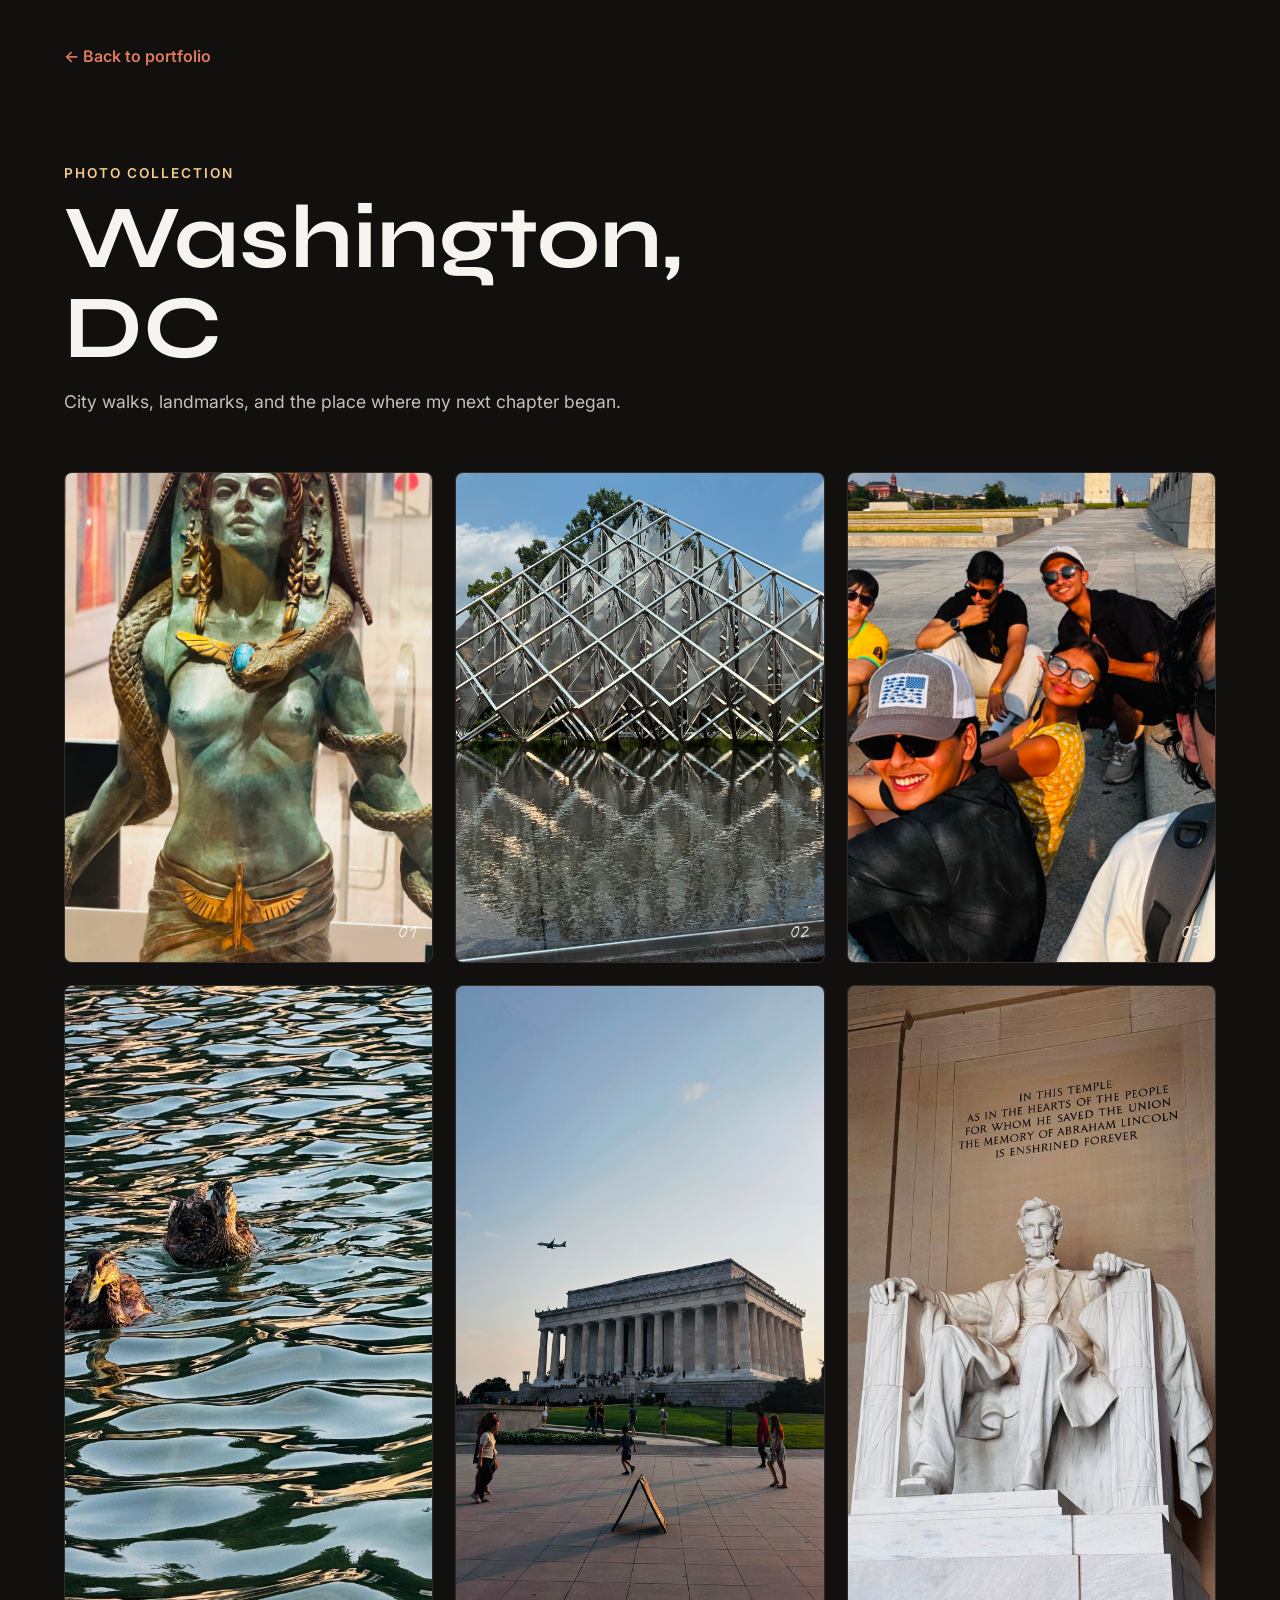
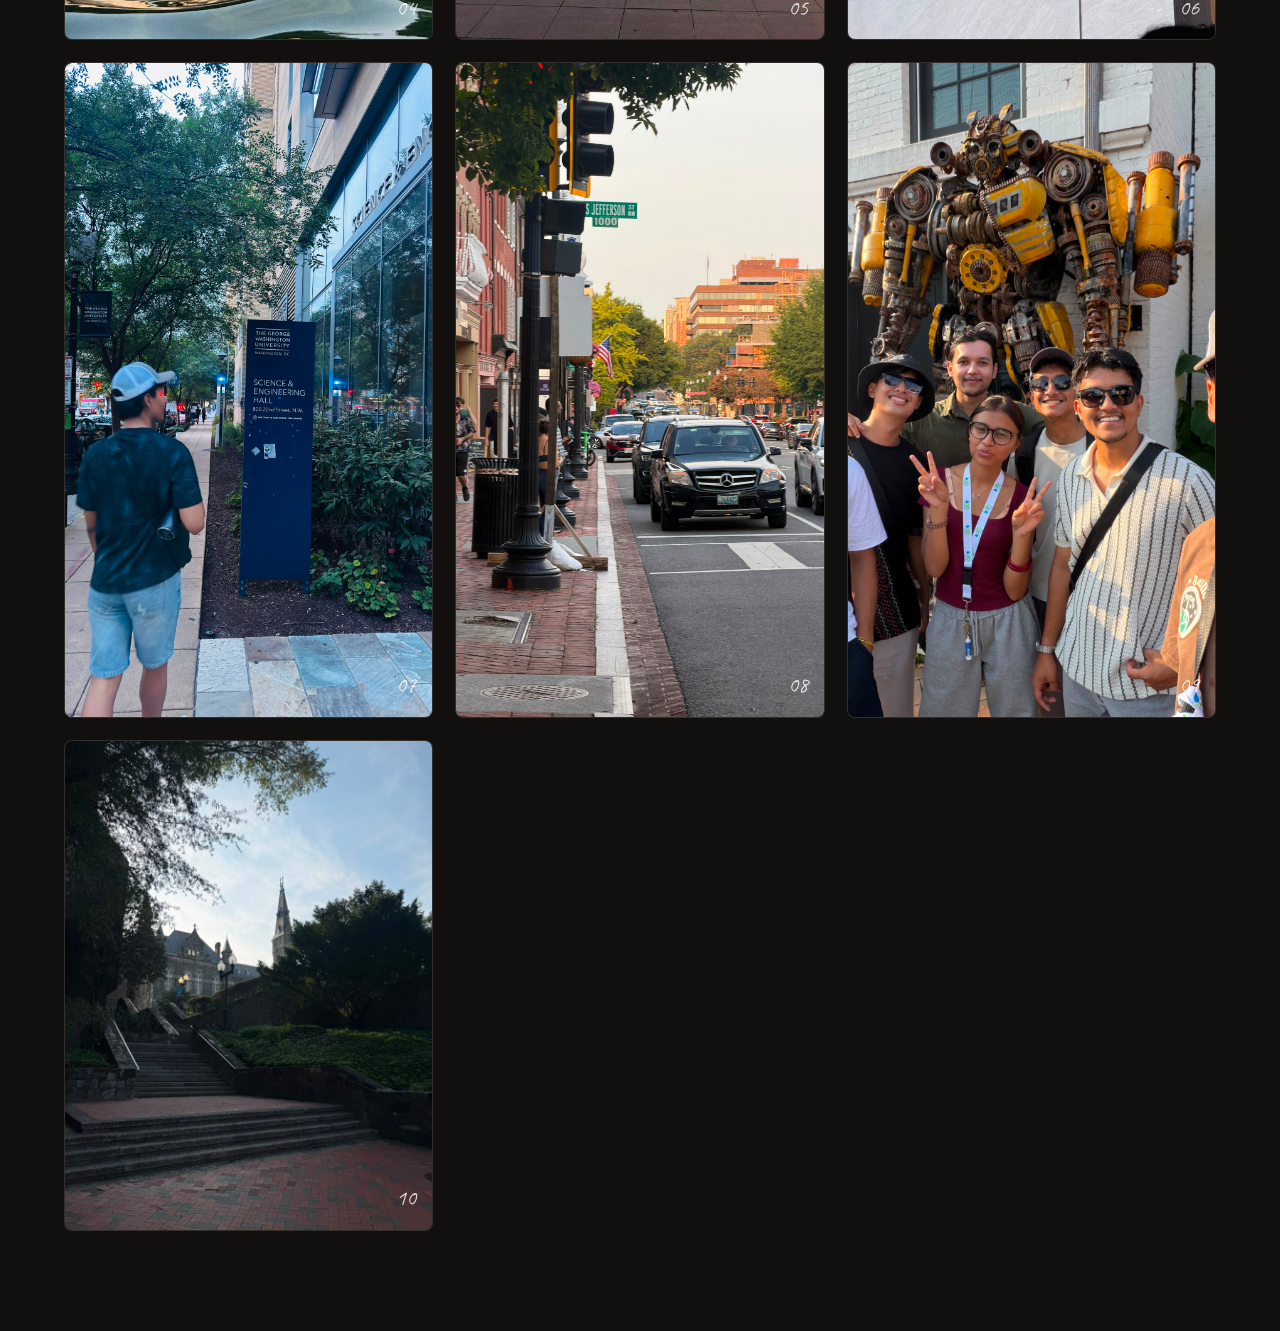
<file: gallery.html>
<!DOCTYPE html>
<html lang="en" data-theme="dark">
<head>
    <meta charset="UTF-8">
    <meta name="viewport" content="width=device-width, initial-scale=1.0">
    <title>Photo Gallery | Utsav BK</title>
    <link rel="preconnect" href="https://fonts.googleapis.com">
    <link rel="preconnect" href="https://fonts.gstatic.com" crossorigin>
    <link href="https://fonts.googleapis.com/css2?family=Caveat:wght@700&family=Inter:wght@300;400;500;600;700&family=Syne:wght@700;800&display=swap" rel="stylesheet">
    <link rel="stylesheet" href="style.css">
</head>
<body class="gallery-page">
    <main class="gallery-page-main">
        <a href="index.html#gallery" class="gallery-back">&larr; Back to portfolio</a>
        <div class="gallery-page-heading">
            <span class="section-tag">Photo collection</span>
            <h1 id="gallery-page-title">Gallery</h1>
            <p id="gallery-page-description">A few frames from the journey.</p>
        </div>
        <div class="gallery-page-grid" id="gallery-page-grid"></div>
    </main>

    <script>
        const collections = {
            dc: {
                title: 'Washington, DC',
                description: 'City walks, landmarks, and the place where my next chapter began.',
                files: ['dc-1.jpg', 'dc-2.jpg', 'dc-3.jpg', 'dc-4.jpg', 'dc-5.jpg', 'dc-6.jpg', 'dc-7.jpg', 'dc-8.jpg', 'dc-9.jpg', 'dc-10.jpg']
            },
            howard: {
                title: 'Howard University',
                description: 'Campus life, new routines, and the people I am learning alongside.',
                files: ['howard-1.jpg', 'howard-2.jpg', 'howard-3.jpg']
            },
            highschool: {
                title: 'High school memories',
                description: 'Budhanilkantha School, Nepal, and the years that shaped me.',
                files: ['highschool-1.jpg', 'highschool-2.jpg', 'highschool-3.jpg']
            },
            random: {
                title: 'Random favorites',
                description: 'Small moments that deserve a place in the archive.',
                files: [
                    'tennis/IMG_3210.JPG',
                    'tennis/IMG_3212.JPG',
                    'tennis/IMG_3213.JPG',
                    'tennis/IMG_3214.JPG',
                    'tennis/IMG_3230.JPG',
                    'tennis/IMG_3232.JPG',
                    'tennis/IMG_3233.JPG'
                ]
            }
        };

        const category = new URLSearchParams(window.location.search).get('category');
        const collection = collections[category] || collections.dc;
        const title = document.getElementById('gallery-page-title');
        const description = document.getElementById('gallery-page-description');
        const grid = document.getElementById('gallery-page-grid');

        document.title = `${collection.title} | Utsav BK`;
        title.textContent = collection.title;
        description.textContent = collection.description;

        collection.files.forEach((file, index) => {
            const figure = document.createElement('figure');
            figure.className = 'gallery-page-item';
            const imageSrc = file.startsWith('tennis/') ? file : `assets/gallery/${file}`;
            figure.innerHTML = `
                <img src="${imageSrc}" alt="${collection.title} photo ${index + 1}" loading="lazy">
                <span class="gallery-page-placeholder">Add ${file}</span>
                <figcaption>${String(index + 1).padStart(2, '0')}</figcaption>
            `;
            figure.querySelector('img').addEventListener('error', event => {
                event.currentTarget.hidden = true;
                figure.classList.add('missing');
            });
            grid.appendChild(figure);
        });
    </script>
</body>
</html>
</file>
<file: style.css>
/* ==========================================================================
   DESIGN SYSTEM & CSS CUSTOM PROPERTIES
   ========================================================================== */
:root {
    /* Color Palette - Warm Cocoa (Default Dark Mode) */
    --bg-primary: #12100e;
    --bg-secondary: #1a1614;
    --bg-tertiary: #231d1a;
    
    --text-primary: #f7f3ee;
    --text-secondary: #c9c0b5;
    --text-muted: #8c8174;
    
    --accent: #e07a5f; /* Warm Terracotta */
    --accent-glow: rgba(224, 122, 95, 0.35);
    --accent-secondary: #f2cc8f; /* Harvest Amber */
    --accent-secondary-glow: rgba(242, 204, 143, 0.25);
    
    --border-color: rgba(247, 243, 238, 0.08);
    --glass-bg: rgba(26, 22, 20, 0.7);
    --glass-border: rgba(247, 243, 238, 0.05);
    --glass-shadow: rgba(12, 10, 9, 0.5);
    
    /* Layout & Animation Variables */
    --max-width: 1200px;
    --header-height: 80px;
    --transition-fast: 0.2s cubic-bezier(0.4, 0, 0.2, 1);
    --transition-normal: 0.4s cubic-bezier(0.4, 0, 0.2, 1);
    --transition-slow: 0.6s cubic-bezier(0.4, 0, 0.2, 1);
    --border-radius-sm: 8px;
    --border-radius-md: 16px;
    --border-radius-lg: 24px;
}

/* Cozy Cream Paper (Light Theme) */
[data-theme="light"] {
    --bg-primary: #fcfbfa;
    --bg-secondary: #ffffff;
    --bg-tertiary: #f4efe8;
    
    --text-primary: #2d2722;
    --text-secondary: #6e6255;
    --text-muted: #9c9081;
    
    --accent: #c46b52; /* Deep Terracotta */
    --accent-glow: rgba(196, 107, 82, 0.25);
    --accent-secondary: #cf9b44; /* Warm Gold */
    --accent-secondary-glow: rgba(207, 155, 68, 0.2);
    
    --border-color: rgba(45, 39, 34, 0.08);
    --glass-bg: rgba(255, 255, 255, 0.75);
    --glass-border: rgba(45, 39, 34, 0.04);
    --glass-shadow: rgba(77, 65, 55, 0.06);
}

/* ==========================================================================
   RESET & BASE STYLES
   ========================================================================== */
*, *::before, *::after {
    box-sizing: border-box;
    margin: 0;
    padding: 0;
}

html {
    scroll-behavior: smooth;
    font-size: 16px;
    -webkit-font-smoothing: antialiased;
}

body {
    background-color: var(--bg-primary);
    color: var(--text-primary);
    font-family: 'Inter', system-ui, -apple-system, sans-serif;
    line-height: 1.6;
    overflow-x: hidden;
    transition: background-color var(--transition-normal), color var(--transition-normal);
}

a {
    color: inherit;
    text-decoration: none;
}

ul {
    list-style: none;
}

img {
    max-width: 100%;
    height: auto;
    display: block;
}

button, input, textarea {
    font-family: inherit;
    color: inherit;
    background: none;
    border: none;
    outline: none;
}

/* ==========================================================================
   REUSABLE UTILITIES
   ========================================================================== */
.container {
    width: 90%;
    max-width: var(--max-width);
    margin: 0 auto;
}

.section-padding {
    padding: 100px 0;
}

.section-header {
    text-align: center;
    margin-bottom: 60px;
}

.section-tag {
    display: inline-block;
    font-size: 0.85rem;
    font-weight: 600;
    text-transform: uppercase;
    letter-spacing: 2px;
    color: var(--accent-secondary);
    margin-bottom: 10px;
}

.section-title {
    font-family: 'Syne', sans-serif;
    font-size: 2.5rem;
    font-weight: 800;
    line-height: 1.2;
}

.section-line {
    width: 60px;
    height: 4px;
    background: linear-gradient(90deg, var(--accent), var(--accent-secondary));
    margin: 20px auto 0;
    border-radius: 2px;
}

.glass-card {
    background: var(--glass-bg);
    backdrop-filter: blur(16px);
    -webkit-backdrop-filter: blur(16px);
    border: 1px solid var(--glass-border);
    border-radius: var(--border-radius-md);
    box-shadow: 0 8px 32px 0 var(--glass-shadow);
    transition: transform var(--transition-normal), border-color var(--transition-normal), box-shadow var(--transition-normal);
}

.text-glow {
    background: linear-gradient(135deg, var(--accent) 0%, var(--accent-secondary) 100%);
    -webkit-background-clip: text;
    -webkit-text-fill-color: transparent;
    filter: drop-shadow(0 2px 8px var(--accent-glow));
    white-space: nowrap;
}

/* ==========================================================================
   BUTTONS
   ========================================================================== */
.btn {
    display: inline-flex;
    align-items: center;
    justify-content: center;
    gap: 10px;
    padding: 14px 28px;
    font-size: 0.95rem;
    font-weight: 600;
    border-radius: 30px;
    transition: all var(--transition-normal);
    position: relative;
    overflow: hidden;
    z-index: 1;
}

.btn-primary {
    background: linear-gradient(135deg, var(--accent) 0%, var(--accent-secondary) 100%);
    color: #ffffff;
    box-shadow: 0 4px 15px var(--accent-glow);
}

.btn-primary::before {
    content: '';
    position: absolute;
    top: 0;
    left: 0;
    width: 100%;
    height: 100%;
    background: linear-gradient(135deg, var(--accent-secondary) 0%, var(--accent) 100%);
    opacity: 0;
    transition: opacity var(--transition-normal);
    z-index: -1;
    border-radius: 30px;
}

.btn-primary:hover::before {
    opacity: 1;
}

.btn-primary:hover {
    transform: translateY(-3px);
    box-shadow: 0 8px 25px var(--accent-glow);
}

.btn-secondary {
    background: rgba(255, 255, 255, 0.05);
    border: 1px solid var(--border-color);
    color: var(--text-primary);
}

.btn-secondary:hover {
    background: rgba(255, 255, 255, 0.1);
    transform: translateY(-3px);
    border-color: var(--accent);
}

.btn-outline {
    background: transparent;
    border: 2px solid var(--accent);
    color: var(--text-primary);
}

.btn-outline:hover {
    background: var(--accent);
    color: #ffffff;
    transform: translateY(-3px);
    box-shadow: 0 8px 20px var(--accent-glow);
}

.btn-full {
    width: 100%;
}

/* ==========================================================================
   HEADER & NAVIGATION
   ========================================================================== */
.site-header {
    height: var(--header-height);
    width: 100%;
    position: fixed;
    top: 0;
    left: 0;
    z-index: 100;
    display: flex;
    align-items: center;
    border-bottom: 1px solid var(--border-color);
    background: rgba(10, 10, 15, 0.7);
    backdrop-filter: blur(12px);
    -webkit-backdrop-filter: blur(12px);
    transition: background-color var(--transition-normal), border-color var(--transition-normal), transform var(--transition-normal);
}

[data-theme="light"] .site-header {
    background: rgba(248, 249, 252, 0.7);
}

.nav-container {
    width: 90%;
    max-width: var(--max-width);
    margin: 0 auto;
    display: flex;
    justify-content: space-between;
    align-items: center;
}

.logo {
    font-family: 'Syne', sans-serif;
    font-size: 1.3rem;
    font-weight: 800;
    color: var(--text-primary);
}

.logo-accent {
    color: var(--accent-secondary);
}

.main-nav ul {
    display: flex;
    gap: 30px;
}

.nav-link {
    font-size: 0.95rem;
    font-weight: 500;
    color: var(--text-secondary);
    position: relative;
    padding: 8px 0;
    transition: color var(--transition-fast);
}

.nav-link::after {
    content: '';
    position: absolute;
    bottom: 0;
    left: 0;
    width: 0;
    height: 2px;
    background: linear-gradient(90deg, var(--accent), var(--accent-secondary));
    transition: width var(--transition-normal);
}

.nav-link:hover, .nav-link.active {
    color: var(--text-primary);
}

.nav-link.active::after, .nav-link:hover::after {
    width: 100%;
}

.nav-actions {
    display: flex;
    align-items: center;
    gap: 20px;
}

/* 3D Skeuomorphic Toggle Switch */
.theme-toggle-switch {
    width: 58px;
    height: 32px;
    background: rgba(20, 20, 30, 0.6);
    border: 1px solid var(--border-color);
    border-radius: 24px;
    position: relative;
    padding: 3px;
    transition: background-color var(--transition-fast), border-color var(--transition-fast), box-shadow var(--transition-fast), transform var(--transition-fast);
    box-shadow: inset 0 2px 5px rgba(0, 0, 0, 0.5), 0 1px 0 rgba(255, 255, 255, 0.05);
}

[data-theme="light"] .theme-toggle-switch {
    background: rgba(230, 235, 245, 0.8);
    box-shadow: inset 0 2px 5px rgba(0, 0, 0, 0.1), 0 1px 0 rgba(255, 255, 255, 0.9);
}

.theme-toggle-switch:hover {
    border-color: var(--accent-secondary);
    box-shadow: inset 0 2px 5px rgba(0, 0, 0, 0.5), 0 0 10px var(--accent-glow);
}

[data-theme="light"] .theme-toggle-switch:hover {
    border-color: var(--accent);
    box-shadow: inset 0 2px 5px rgba(0, 0, 0, 0.1), 0 0 10px rgba(94, 53, 177, 0.15);
}

/* 3D Touch Depress / Press Down Effect */
.theme-toggle-switch:active {
    transform: scale(0.92);
}

.switch-thumb {
    width: 24px;
    height: 24px;
    background: linear-gradient(to bottom, #7c4dff 0%, #4a148c 100%);
    border-radius: 50%;
    position: absolute;
    top: 3px;
    left: 3px;
    display: flex;
    align-items: center;
    justify-content: center;
    transition: transform var(--transition-normal), background var(--transition-normal), box-shadow var(--transition-normal);
    box-shadow: 0 3px 6px rgba(0, 0, 0, 0.4), 0 1px 2px rgba(0, 0, 0, 0.2);
    border-top: 1px solid rgba(255, 255, 255, 0.35);
}

[data-theme="light"] .switch-thumb {
    transform: translateX(26px);
    background: linear-gradient(to bottom, #ffb300 0%, #ff6f00 100%);
    box-shadow: 0 3px 6px rgba(255, 111, 0, 0.3), 0 1px 2px rgba(0, 0, 0, 0.1);
    border-top: 1px solid rgba(255, 255, 255, 0.5);
}

/* 3D Touch Depress Effect for Thumb */
.theme-toggle-switch:active .switch-thumb {
    box-shadow: 0 1px 2px rgba(0, 0, 0, 0.3);
    transform: translateY(0.5px);
}

[data-theme="light"] .theme-toggle-switch:active .switch-thumb {
    transform: translateX(26px) translateY(0.5px);
    box-shadow: 0 1px 2px rgba(0, 0, 0, 0.15);
}

.switch-thumb i {
    font-size: 0.85rem;
    color: #ffffff;
    text-shadow: 0 1px 2px rgba(0, 0, 0, 0.5);
    transition: opacity var(--transition-fast);
}

.switch-thumb .icon-light {
    display: none;
}

[data-theme="light"] .switch-thumb .icon-dark {
    display: none;
}

[data-theme="light"] .switch-thumb .icon-light {
    display: block;
}

.mobile-menu-btn {
    display: none;
    flex-direction: column;
    justify-content: space-between;
    width: 24px;
    height: 18px;
}

.mobile-menu-btn .bar {
    width: 100%;
    height: 2px;
    background-color: var(--text-primary);
    transition: transform var(--transition-normal), opacity var(--transition-fast);
    border-radius: 2px;
}

/* ==========================================================================
   HERO SECTION
   ========================================================================== */
.hero-section {
    min-height: 100vh;
    padding-top: var(--header-height);
    position: relative;
    display: flex;
    align-items: center;
    overflow: hidden;
}

.hero-bg-shapes {
    position: absolute;
    top: 0;
    left: 0;
    width: 100%;
    height: 100%;
    pointer-events: none;
    z-index: -1;
}

.shape {
    position: absolute;
    border-radius: 50%;
    filter: blur(100px);
    opacity: 0.15;
}

.shape-1 {
    width: 400px;
    height: 400px;
    background-color: var(--accent);
    top: 10%;
    right: 5%;
}

.shape-2 {
    width: 300px;
    height: 300px;
    background-color: var(--accent-secondary);
    bottom: 10%;
    left: 5%;
}

.shape-3 {
    width: 250px;
    height: 250px;
    background-color: var(--accent);
    top: 50%;
    left: 45%;
    transform: translate(-50%, -50%);
    opacity: 0.1;
}

.hero-container {
    display: grid;
    grid-template-columns: 1.2fr 0.8fr;
    gap: 50px;
    align-items: center;
    padding: 60px 0;
}

.hero-tagline {
    font-size: 0.9rem;
    font-weight: 600;
    text-transform: uppercase;
    letter-spacing: 3px;
    color: var(--accent-secondary);
    margin-bottom: 20px;
    opacity: 0;
    transform: translateY(20px);
    animation: fadeInUp 0.8s forwards 0.2s;
}

.hero-title {
    font-family: 'Syne', sans-serif;
    font-size: 4rem;
    font-weight: 800;
    line-height: 1.1;
    margin-bottom: 15px;
    opacity: 0;
    transform: translateY(20px);
    animation: fadeInUp 0.8s forwards 0.4s;
}

.hero-subtitle {
    font-size: 1.8rem;
    font-weight: 500;
    color: var(--text-secondary);
    margin-bottom: 25px;
    opacity: 0;
    transform: translateY(20px);
    animation: fadeInUp 0.8s forwards 0.6s;
}

.hero-description {
    font-size: 1.1rem;
    color: var(--text-secondary);
    max-width: 550px;
    margin-bottom: 40px;
    opacity: 0;
    transform: translateY(20px);
    animation: fadeInUp 0.8s forwards 0.8s;
}

.hero-buttons {
    display: flex;
    gap: 20px;
    opacity: 0;
    transform: translateY(20px);
    animation: fadeInUp 0.8s forwards 1s;
}

.hero-visual {
    display: flex;
    justify-content: center;
    align-items: center;
    position: relative;
    opacity: 0;
    transform: scale(0.9);
    animation: scaleIn 1s forwards 0.5s;
}

.avatar-wrapper {
    position: relative;
    width: 360px;
    height: 430px;
}

.avatar-canvas {
    width: 100%;
    height: 100%;
    z-index: 2;
    position: relative;
    display: block;
    cursor: pointer;
}

.scroll-indicator {
    position: absolute;
    bottom: 40px;
    left: 50%;
    transform: translateX(-50%);
    display: flex;
    flex-direction: column;
    align-items: center;
    gap: 10px;
}

.mouse {
    width: 26px;
    height: 40px;
    border: 2px solid var(--text-muted);
    border-radius: 15px;
    display: block;
    position: relative;
}

.wheel {
    width: 4px;
    height: 8px;
    background-color: var(--accent-secondary);
    border-radius: 2px;
    position: absolute;
    top: 8px;
    left: 50%;
    transform: translateX(-50%);
    animation: scrollWheel 1.5s infinite;
}

/* ==========================================================================
   ABOUT SECTION
   ========================================================================== */
.about-grid {
    display: grid;
    grid-template-columns: 1.2fr 0.8fr;
    gap: 60px;
    align-items: center;
}

.about-text-content h3 {
    font-size: 1.6rem;
    font-weight: 700;
    line-height: 1.4;
    margin-bottom: 20px;
    color: var(--text-primary);
}

.about-text-content p {
    font-size: 1.05rem;
    color: var(--text-secondary);
    margin-bottom: 25px;
}

.about-stats {
    display: flex;
    gap: 30px;
    margin: 40px 0;
}

.stat-card {
    display: flex;
    flex-direction: column;
}

.stat-number {
    font-family: 'Syne', sans-serif;
    font-size: 2.2rem;
    font-weight: 800;
    color: var(--accent-secondary);
}

.stat-label {
    font-size: 0.85rem;
    color: var(--text-muted);
    text-transform: uppercase;
    letter-spacing: 1px;
    margin-top: 5px;
}

.about-details-card {
    position: relative;
}

.about-details-card::before {
    content: '';
    position: absolute;
    top: -15px;
    left: -15px;
    right: 15px;
    bottom: 15px;
    background: linear-gradient(135deg, var(--accent), var(--accent-secondary));
    border-radius: var(--border-radius-md);
    z-index: -1;
    opacity: 0.3;
}

.details-card-content {
    padding: 40px;
}

.details-card-content h3 {
    font-size: 1.3rem;
    margin-bottom: 30px;
    border-bottom: 1px solid var(--border-color);
    padding-bottom: 15px;
}

.info-list li {
    display: flex;
    justify-content: space-between;
    margin-bottom: 20px;
    font-size: 0.95rem;
}

.info-list li:last-child {
    margin-bottom: 0;
}

.info-key {
    color: var(--text-secondary);
    display: flex;
    align-items: center;
    gap: 10px;
}

.info-key i {
    color: var(--accent);
}

.info-value {
    font-weight: 500;
    color: var(--text-primary);
}

.text-status {
    color: #00e5ff;
    position: relative;
    padding-left: 15px;
}

.text-status::before {
    content: '';
    position: absolute;
    left: 0;
    top: 50%;
    transform: translateY(-50%);
    width: 8px;
    height: 8px;
    background-color: #00e5ff;
    border-radius: 50%;
    box-shadow: 0 0 10px #00e5ff;
    animation: blink 2s infinite;
}

/* ==========================================================================
   EDUCATION SECTION
   ========================================================================== */
.education-timeline {
    display: flex;
    flex-direction: column;
    gap: 30px;
    max-width: 900px;
    margin: 0 auto;
}

.education-card {
    padding: 35px;
    position: relative;
    overflow: hidden;
}

.education-card:hover {
    transform: translateY(-5px);
    border-color: var(--accent);
    box-shadow: 0 8px 30px var(--glass-shadow);
}

.education-meta {
    display: flex;
    justify-content: space-between;
    font-size: 0.85rem;
    font-weight: 600;
    color: var(--text-muted);
    margin-bottom: 15px;
    text-transform: uppercase;
    letter-spacing: 1px;
}

.edu-location i {
    color: var(--accent-secondary);
    margin-right: 4px;
}

.education-title-row {
    display: flex;
    align-items: center;
    gap: 20px;
    margin-bottom: 20px;
}

.edu-icon {
    font-size: 2.2rem;
    color: var(--accent);
    background: rgba(124, 77, 255, 0.1);
    width: 60px;
    height: 60px;
    border-radius: 12px;
    display: flex;
    align-items: center;
    justify-content: center;
}

.education-title-row h3 {
    font-size: 1.4rem;
    font-weight: 750;
    color: var(--text-primary);
}

.education-title-row h4 {
    font-size: 1rem;
    font-weight: 500;
    color: var(--accent-secondary);
    margin-top: 2px;
}

.edu-desc {
    color: var(--text-secondary);
    font-size: 0.98rem;
    line-height: 1.6;
}

.grades-grid {
    display: flex;
    flex-wrap: wrap;
    gap: 10px;
    margin-top: 15px;
}

.grade-badge {
    background: rgba(255, 255, 255, 0.04);
    border: 1px solid var(--border-color);
    padding: 8px 16px;
    border-radius: 20px;
    font-size: 0.85rem;
    color: var(--text-secondary);
}

[data-theme="light"] .grade-badge {
    background: rgba(0, 0, 0, 0.02);
}

.grade-badge strong {
    color: var(--accent-secondary);
    margin-left: 4px;
}

/* ==========================================================================
   AWARDS SECTION
   ========================================================================== */
.awards-grid {
    display: grid;
    grid-template-columns: repeat(3, 1fr);
    gap: 30px;
}

.award-card {
    padding: 35px;
    display: flex;
    flex-direction: column;
}

.award-card:hover {
    transform: translateY(-8px);
    border-color: var(--accent-secondary);
    box-shadow: 0 10px 30px rgba(0, 229, 255, 0.1);
}

.award-header {
    display: flex;
    justify-content: space-between;
    align-items: center;
    margin-bottom: 25px;
}

.award-header i {
    font-size: 2rem;
}

.award-gold-icon {
    color: #ffd700;
    filter: drop-shadow(0 0 10px rgba(255, 215, 0, 0.4));
}

.award-silver-icon {
    color: #c0c0c0;
    filter: drop-shadow(0 0 10px rgba(192, 192, 192, 0.3));
}

.award-bronze-icon {
    color: #cd7f32;
    filter: drop-shadow(0 0 10px rgba(205, 127, 50, 0.3));
}

.award-year {
    font-size: 0.85rem;
    font-weight: 700;
    background: rgba(255, 255, 255, 0.05);
    padding: 4px 10px;
    border-radius: 12px;
    border: 1px solid var(--border-color);
    color: var(--text-secondary);
}

[data-theme="light"] .award-year {
    background: rgba(0, 0, 0, 0.03);
}

.award-card h3 {
    font-size: 1.25rem;
    font-weight: 700;
    margin-bottom: 8px;
}

.award-institution {
    font-size: 0.85rem;
    font-weight: 600;
    color: var(--accent);
    text-transform: uppercase;
    letter-spacing: 1px;
    margin-bottom: 15px;
}

.award-card p {
    color: var(--text-secondary);
    font-size: 0.92rem;
    line-height: 1.5;
}

/* ==========================================================================
   SKILLS & LANGUAGES SECTION
   ========================================================================== */
.skills-layout-grid {
    display: grid;
    grid-template-columns: 1.3fr 0.7fr;
    gap: 30px;
}

.skill-group-card {
    padding: 35px;
}

.skill-group-card h3 {
    font-size: 1.3rem;
    font-weight: 700;
    margin-bottom: 25px;
    border-bottom: 1px solid var(--border-color);
    padding-bottom: 12px;
}

.tech-tags-list {
    display: grid;
    grid-template-columns: repeat(2, 1fr);
    gap: 15px;
}

.tech-tag-item {
    background: rgba(255, 255, 255, 0.02);
    border: 1px solid var(--border-color);
    padding: 14px 20px;
    border-radius: var(--border-radius-sm);
    display: flex;
    align-items: center;
    gap: 12px;
    font-weight: 500;
    font-size: 0.95rem;
    transition: all var(--transition-fast);
}

[data-theme="light"] .tech-tag-item {
    background: rgba(0, 0, 0, 0.01);
}

.tech-tag-item:hover {
    background: rgba(255, 255, 255, 0.06);
    border-color: var(--accent-secondary);
    transform: translateY(-2px);
}

[data-theme="light"] .tech-tag-item:hover {
    background: rgba(0, 0, 0, 0.03);
}

.tech-tag-item i {
    font-size: 1.3rem;
}

/* Brands color highlights */
.python-color { color: #81b29a; } /* Sage */
.react-color { color: #98c1d9; }  /* Denim */
.js-color { color: #f2cc8f; }     /* Harvest */
.html-color { color: #e07a5f; }    /* Terracotta */
.db-color { color: #98c1d9; }     /* Denim */
.blender-color { color: #e07a5f; } /* Terracotta */

.languages-list {
    display: flex;
    flex-direction: column;
    gap: 20px;
}

.lang-item {
    display: flex;
    justify-content: space-between;
    align-items: center;
    border-bottom: 1px dashed var(--border-color);
    padding-bottom: 12px;
}

.lang-item:last-child {
    border-bottom: none;
    padding-bottom: 0;
}

.lang-name {
    font-weight: 600;
    color: var(--text-primary);
}

.lang-level {
    font-size: 0.85rem;
    color: var(--text-muted);
    background: rgba(0, 229, 255, 0.05);
    padding: 4px 10px;
    border-radius: 12px;
    border: 1px solid rgba(0, 229, 255, 0.15);
}


/* ==========================================================================
   PROJECTS SECTION
   ========================================================================== */
.projects-filter {
    display: flex;
    justify-content: center;
    gap: 15px;
    margin-bottom: 50px;
}

.filter-btn {
    padding: 10px 24px;
    font-size: 0.9rem;
    font-weight: 600;
    border-radius: 20px;
    background: rgba(255, 255, 255, 0.03);
    border: 1px solid var(--border-color);
    transition: all var(--transition-fast);
}

[data-theme="light"] .filter-btn {
    background: rgba(0, 0, 0, 0.02);
}

.filter-btn:hover, .filter-btn.active {
    background: var(--accent);
    color: #ffffff;
    border-color: var(--accent);
    box-shadow: 0 4px 15px var(--accent-glow);
}

.projects-grid {
    display: grid;
    grid-template-columns: repeat(3, 1fr);
    gap: 30px;
}

.project-card {
    background: var(--bg-secondary);
    border-radius: var(--border-radius-md);
    border: 1px solid var(--border-color);
    overflow: hidden;
    transition: transform var(--transition-normal), border-color var(--transition-normal), box-shadow var(--transition-normal);
}

.project-card:hover {
    transform: translateY(-10px);
    border-color: var(--accent-secondary);
    box-shadow: 0 15px 40px rgba(0, 229, 255, 0.1);
}

.project-img-wrapper {
    position: relative;
    overflow: hidden;
    aspect-ratio: 16/10;
}

.project-img {
    width: 100%;
    height: 100%;
    object-fit: cover;
    transition: transform var(--transition-slow);
}

.project-card:hover .project-img {
    transform: scale(1.1);
}

.project-overlay {
    position: absolute;
    top: 0;
    left: 0;
    width: 100%;
    height: 100%;
    background: rgba(10, 10, 15, 0.8);
    display: flex;
    justify-content: center;
    align-items: center;
    opacity: 0;
    transition: opacity var(--transition-normal);
    backdrop-filter: blur(4px);
}

.project-card:hover .project-overlay {
    opacity: 1;
}

.overlay-buttons {
    display: flex;
    gap: 15px;
}

.overlay-btn {
    width: 50px;
    height: 50px;
    border-radius: 50%;
    background-color: var(--accent);
    color: #ffffff;
    display: flex;
    align-items: center;
    justify-content: center;
    font-size: 1.2rem;
    transition: transform var(--transition-fast), background-color var(--transition-fast);
}

.overlay-btn:hover {
    background-color: var(--accent-secondary);
    transform: scale(1.1);
}

/* ======================================================================
   PERSONAL PHOTO GALLERY
   ====================================================================== */
.gallery-section {
    background: var(--bg-secondary);
}

.gallery-groups {
    display: grid;
    gap: 64px;
}

.gallery-group-heading {
    display: flex;
    align-items: baseline;
    gap: 14px;
    margin-bottom: 18px;
}

.gallery-group-heading span {
    color: var(--accent);
    font-family: 'Caveat', cursive;
    font-size: 1.5rem;
}

.gallery-group-heading h3 {
    font-family: 'Syne', sans-serif;
    font-size: 1.35rem;
}

.gallery-grid {
    display: grid;
    grid-template-columns: repeat(3, 1fr);
    grid-auto-rows: 190px;
    gap: 18px;
}

.gallery-group:not(.is-open) .gallery-card:not(:first-child) {
    display: none;
}

.gallery-group.is-open .gallery-card:first-child {
    grid-column: span 2;
}

.gallery-card {
    position: relative;
    min-width: 0;
    padding: 0;
    overflow: hidden;
    text-align: left;
    border: 1px solid var(--border-color);
    border-radius: var(--border-radius-sm);
    background: var(--bg-tertiary);
    cursor: pointer;
    transition: transform var(--transition-normal), border-color var(--transition-normal), box-shadow var(--transition-normal);
}

.gallery-card-wide {
    grid-column: span 2;
}

.gallery-card-tall {
    grid-row: span 2;
}

.gallery-card:hover,
.gallery-card:focus-visible {
    transform: translateY(-6px);
    border-color: var(--accent);
    box-shadow: 0 16px 30px var(--accent-glow);
}

.gallery-media,
.gallery-media img {
    width: 100%;
    height: 100%;
}

.gallery-media {
    position: relative;
    display: block;
    overflow: hidden;
    background: linear-gradient(135deg, var(--bg-tertiary), var(--accent-glow));
}

.gallery-media img {
    position: relative;
    z-index: 1;
    object-fit: cover;
    transition: transform var(--transition-slow), opacity var(--transition-normal);
}

.gallery-card:hover .gallery-media img {
    transform: scale(1.06);
}

.gallery-placeholder {
    position: absolute;
    inset: 0;
    display: grid;
    place-items: center;
    padding: 20px;
    color: var(--text-muted);
    font-size: 0.8rem;
    letter-spacing: 0.04em;
}

.gallery-media.has-image .gallery-placeholder {
    display: none;
}

.gallery-media:not(.has-image) img {
    display: none;
}

.gallery-caption {
    position: absolute;
    right: 0;
    bottom: 0;
    left: 0;
    z-index: 2;
    display: flex;
    flex-direction: column;
    gap: 2px;
    padding: 38px 18px 16px;
    color: #ffffff;
    background: linear-gradient(transparent, rgba(10, 8, 7, 0.9));
}

.gallery-caption strong {
    font-family: 'Syne', sans-serif;
    font-size: 1rem;
}

.gallery-caption small {
    color: rgba(255, 255, 255, 0.75);
    font-size: 0.78rem;
}

.lightbox {
    position: fixed;
    inset: 0;
    z-index: 1000;
    display: grid;
    place-items: center;
    padding: 30px;
    background: rgba(10, 8, 7, 0.9);
    backdrop-filter: blur(10px);
}

.lightbox[hidden] {
    display: none;
}

.lightbox-image {
    max-width: min(100%, 1000px);
    max-height: 82vh;
    object-fit: contain;
    border-radius: var(--border-radius-sm);
    box-shadow: 0 20px 80px rgba(0, 0, 0, 0.5);
}

.lightbox-title {
    position: absolute;
    bottom: 25px;
    color: #ffffff;
    font-weight: 600;
}

.lightbox-close {
    position: absolute;
    top: 22px;
    right: 26px;
    width: 44px;
    height: 44px;
    border: 1px solid rgba(255, 255, 255, 0.25);
    border-radius: 50%;
    color: #ffffff;
    font-size: 1.3rem;
    cursor: pointer;
}

/* ======================================================================
   DEDICATED PHOTO GALLERY PAGE
   ====================================================================== */
.gallery-page {
    min-height: 100vh;
    background: var(--bg-primary);
    cursor: auto;
}

.gallery-page a {
    cursor: pointer;
}

.gallery-page-main {
    width: 90%;
    max-width: var(--max-width);
    margin: 0 auto;
    padding: 44px 0 100px;
}

.gallery-back {
    display: inline-flex;
    align-items: center;
    gap: 8px;
    margin-bottom: 90px;
    color: var(--accent);
    font-weight: 600;
    transition: color var(--transition-fast), transform var(--transition-fast);
}

.gallery-back:hover {
    color: var(--accent-secondary);
    transform: translateX(-4px);
}

.gallery-page-heading {
    max-width: 780px;
    margin-bottom: 56px;
}

.gallery-page-heading h1 {
    margin-bottom: 14px;
    font-family: 'Syne', sans-serif;
    font-size: clamp(3rem, 7vw, 6rem);
    line-height: 1;
}

.gallery-page-heading p {
    max-width: 560px;
    color: var(--text-secondary);
    font-size: 1.1rem;
}

.gallery-page-grid {
    display: grid;
    grid-template-columns: repeat(3, 1fr);
    gap: 22px;
}

.gallery-page-item {
    position: relative;
    min-height: 360px;
    margin: 0;
    overflow: hidden;
    border: 1px solid var(--border-color);
    border-radius: var(--border-radius-sm);
    background: var(--bg-tertiary);
}

.gallery-page-item img {
    width: 100%;
    height: 100%;
    min-height: 360px;
    object-fit: cover;
    transition: transform var(--transition-slow);
}

.gallery-page-placeholder {
    position: absolute;
    inset: 0;
    display: grid;
    place-items: center;
    color: var(--text-muted);
    font-size: 0.9rem;
}

.gallery-page-item:not(.missing) .gallery-page-placeholder {
    display: none;
}

.gallery-page-item:hover img {
    transform: scale(1.04);
}

.gallery-page-item figcaption {
    position: absolute;
    right: 16px;
    bottom: 14px;
    color: rgba(255, 255, 255, 0.8);
    font-family: 'Caveat', cursive;
    font-size: 1.4rem;
}

@media (max-width: 768px) {
    .gallery-page-main {
        padding-top: 28px;
    }

    .gallery-back {
        margin-bottom: 60px;
    }

    .gallery-page-grid {
        grid-template-columns: 1fr;
    }

    .gallery-page-item,
    .gallery-page-item img {
        min-height: 300px;
    }
}

.project-content {
    padding: 30px;
}

.project-category {
    font-size: 0.75rem;
    font-weight: 600;
    text-transform: uppercase;
    color: var(--accent-secondary);
    letter-spacing: 1px;
    margin-bottom: 10px;
}

.project-title {
    font-size: 1.25rem;
    font-weight: 700;
    margin-bottom: 12px;
}

.project-desc {
    font-size: 0.9rem;
    color: var(--text-secondary);
    margin-bottom: 20px;
    line-height: 1.5;
}

.project-tags {
    display: flex;
    flex-wrap: wrap;
    gap: 8px;
}

.project-tags span {
    font-size: 0.75rem;
    font-weight: 500;
    padding: 4px 10px;
    border-radius: 12px;
    background: rgba(255, 255, 255, 0.05);
    border: 1px solid var(--border-color);
    color: var(--text-secondary);
}

[data-theme="light"] .project-tags span {
    background: rgba(0, 0, 0, 0.03);
}

/* ==========================================================================
   EXPERIENCE SECTION (TIMELINE)
   ========================================================================== */
.timeline {
    position: relative;
    max-width: 800px;
    margin: 0 auto;
}

.timeline::after {
    content: '';
    position: absolute;
    width: 2px;
    background: linear-gradient(to bottom, var(--accent) 0%, var(--accent-secondary) 100%);
    top: 0;
    bottom: 0;
    left: 40px;
}

.timeline-item {
    padding: 20px 0 20px 90px;
    position: relative;
}

.timeline-dot {
    width: 20px;
    height: 20px;
    border-radius: 50%;
    background-color: var(--bg-primary);
    border: 4px solid var(--accent);
    position: absolute;
    left: 31px;
    top: 36px;
    z-index: 2;
    transition: transform var(--transition-fast), border-color var(--transition-fast);
}

.timeline-item:hover .timeline-dot {
    transform: scale(1.3);
    border-color: var(--accent-secondary);
    box-shadow: 0 0 15px var(--accent-secondary-glow);
}

.timeline-date {
    font-size: 0.9rem;
    font-weight: 700;
    color: var(--accent-secondary);
    margin-bottom: 8px;
}

.timeline-content {
    padding: 30px;
}

.timeline-content:hover {
    transform: translateX(10px);
    border-color: var(--accent-secondary);
}

.timeline-content h3 {
    font-size: 1.25rem;
    margin-bottom: 5px;
}

.timeline-content h4 {
    font-size: 0.95rem;
    color: var(--text-muted);
    font-weight: 500;
    margin-bottom: 15px;
}

.timeline-content p {
    font-size: 0.95rem;
    color: var(--text-secondary);
}

/* ==========================================================================
   CONTACT SECTION
   ========================================================================== */
.contact-grid {
    display: grid;
    grid-template-columns: 0.9fr 1.1fr;
    gap: 60px;
    align-items: start;
}

.contact-info-panel h3 {
    font-size: 1.8rem;
    font-weight: 700;
    margin-bottom: 20px;
}

.contact-info-panel p {
    color: var(--text-secondary);
    font-size: 1.05rem;
    margin-bottom: 40px;
}

.contact-methods {
    display: flex;
    flex-direction: column;
    gap: 20px;
    margin-bottom: 40px;
}

.contact-card {
    display: flex;
    align-items: center;
    gap: 20px;
    padding: 20px;
    border-radius: var(--border-radius-md);
    background: rgba(255, 255, 255, 0.02);
    border: 1px solid var(--border-color);
    transition: transform var(--transition-normal), border-color var(--transition-normal);
}

[data-theme="light"] .contact-card {
    background: rgba(0, 0, 0, 0.01);
}

.contact-card:hover {
    transform: translateY(-5px);
    border-color: var(--accent);
}

.contact-card-icon {
    width: 50px;
    height: 50px;
    border-radius: 12px;
    background-color: rgba(124, 77, 255, 0.1);
    color: var(--accent);
    display: flex;
    align-items: center;
    justify-content: center;
    font-size: 1.3rem;
}

.contact-card-text {
    display: flex;
    flex-direction: column;
}

.contact-card-title {
    font-size: 0.8rem;
    color: var(--text-muted);
    text-transform: uppercase;
    letter-spacing: 1px;
}

.contact-card-value {
    font-size: 1rem;
    font-weight: 600;
    margin-top: 2px;
}

.social-links {
    display: flex;
    gap: 15px;
}

.social-link {
    width: 45px;
    height: 45px;
    border-radius: 50%;
    border: 1px solid var(--border-color);
    display: flex;
    align-items: center;
    justify-content: center;
    color: var(--text-secondary);
    transition: all var(--transition-fast);
}

.social-link:hover {
    border-color: var(--accent-secondary);
    color: var(--accent-secondary);
    transform: translateY(-3px);
    box-shadow: 0 5px 15px var(--accent-secondary-glow);
}

.contact-form-wrapper {
    padding: 40px;
}

.contact-form {
    display: flex;
    flex-direction: column;
    gap: 25px;
}

.form-group {
    position: relative;
    width: 100%;
}

.form-control {
    width: 100%;
    padding: 16px 20px;
    border-radius: var(--border-radius-sm);
    background: rgba(255, 255, 255, 0.03);
    border: 1px solid var(--border-color);
    transition: border-color var(--transition-fast), background-color var(--transition-fast);
}

[data-theme="light"] .form-control {
    background: rgba(0, 0, 0, 0.02);
}

.form-control:focus {
    background: rgba(255, 255, 255, 0.05);
    border-color: var(--accent);
}

[data-theme="light"] .form-control:focus {
    background: rgba(0, 0, 0, 0.03);
}

.form-label {
    position: absolute;
    left: 20px;
    top: 50%;
    transform: translateY(-50%);
    color: var(--text-muted);
    font-size: 0.95rem;
    pointer-events: none;
    transition: transform var(--transition-fast), top var(--transition-fast), font-size var(--transition-fast), color var(--transition-fast);
}

textarea.form-control {
    resize: none;
}

textarea ~ .form-label {
    top: 25px;
}

/* Floating labels effect */
.form-control:focus ~ .form-label,
.form-control:not(:placeholder-shown) ~ .form-label {
    top: 0;
    transform: translateY(-50%) scale(0.85);
    left: 15px;
    padding: 0 8px;
    background: var(--bg-secondary);
    color: var(--accent);
}

[data-theme="light"] .form-control:focus ~ .form-label,
[data-theme="light"] .form-control:not(:placeholder-shown) ~ .form-label {
    background: var(--bg-secondary);
}

.form-feedback {
    font-size: 0.9rem;
    text-align: center;
    margin-top: -10px;
    transition: opacity var(--transition-fast);
    display: none;
}

.form-feedback.success {
    color: #00e676;
    display: block;
}

.form-feedback.error {
    color: #ff1744;
    display: block;
}

/* ==========================================================================
   FOOTER
   ========================================================================== */
.site-footer {
    border-top: 1px solid var(--border-color);
    padding: 40px 0;
    font-size: 0.9rem;
    color: var(--text-muted);
}

.footer-container {
    display: flex;
    justify-content: space-between;
    align-items: center;
}

.heart {
    color: #ff1744;
    display: inline-block;
    animation: heartBeat 1.5s infinite;
}

/* ==========================================================================
   KEYFRAME ANIMATIONS
   ========================================================================== */
@keyframes fadeInUp {
    to {
        opacity: 1;
        transform: translateY(0);
    }
}

@keyframes scaleIn {
    to {
        opacity: 1;
        transform: scale(1);
    }
}

@keyframes rotateClockwise {
    100% {
        transform: rotate(360deg);
    }
}

@keyframes rotateCounterClockwise {
    100% {
        transform: rotate(-360deg);
    }
}

@keyframes scrollWheel {
    0% {
        opacity: 1;
        top: 8px;
    }
    50% {
        opacity: 0.5;
        top: 18px;
    }
    100% {
        opacity: 0;
        top: 8px;
    }
}

@keyframes blink {
    50% {
        opacity: 0.4;
    }
}

@keyframes heartBeat {
    0%, 100% {
        transform: scale(1);
    }
    50% {
        transform: scale(1.2);
    }
}

/* ==========================================================================
   RESPONSIVE DESIGN (MEDIA QUERIES)
   ========================================================================== */
@media (max-width: 1024px) {
    html {
        font-size: 15px;
    }
    
    .hero-title {
        font-size: 3.5rem;
    }
    
    .skills-grid {
        grid-template-columns: repeat(2, 1fr);
    }
    
    .projects-grid {
        grid-template-columns: repeat(2, 1fr);
    }

    .gallery-grid {
        grid-template-columns: repeat(2, 1fr);
    }

    .gallery-group.is-open .gallery-card:first-child {
        grid-column: auto;
    }

    .gallery-group-heading h3 {
        font-size: 1.2rem;
    }
}

@media (max-width: 768px) {
    .site-header {
        border-bottom: 1px solid var(--border-color);
    }

    .mobile-menu-btn {
        display: flex;
        z-index: 101;
    }

    .main-nav {
        position: fixed;
        top: 0;
        right: -100%;
        width: 80%;
        max-width: 400px;
        height: 100vh;
        background-color: var(--bg-secondary);
        z-index: 100;
        display: flex;
        align-items: center;
        justify-content: center;
        transition: right var(--transition-normal);
        box-shadow: -10px 0 30px rgba(0,0,0,0.2);
        border-left: 1px solid var(--border-color);
    }

    .main-nav.active {
        right: 0;
    }

    .main-nav ul {
        flex-direction: column;
        align-items: center;
        gap: 40px;
    }

    .nav-link {
        font-size: 1.25rem;
    }

    /* Hamburger Animation to 'X' */
    .mobile-menu-btn.active .bar:nth-child(1) {
        transform: translateY(8px) rotate(45deg);
    }
    .mobile-menu-btn.active .bar:nth-child(2) {
        opacity: 0;
    }
    .mobile-menu-btn.active .bar:nth-child(3) {
        transform: translateY(-8px) rotate(-45deg);
    }

    .hero-container {
        grid-template-columns: 1fr;
        text-align: center;
        gap: 40px;
    }

    .hero-description {
        margin-left: auto;
        margin-right: auto;
    }

    .hero-buttons {
        justify-content: center;
    }

    .hero-visual {
        order: -1;
    }

    .avatar-wrapper {
        width: 280px;
        height: 335px;
    }

    .about-grid {
        grid-template-columns: 1fr;
        gap: 40px;
    }

    .skills-grid {
        grid-template-columns: 1fr;
    }

    .projects-grid {
        grid-template-columns: 1fr;
    }

    .gallery-grid {
        grid-template-columns: 1fr;
        grid-auto-rows: 260px;
    }

    .gallery-card-wide,
    .gallery-card-tall {
        grid-column: auto;
        grid-row: auto;
    }

    .contact-grid {
        grid-template-columns: 1fr;
        gap: 50px;
    }

    .footer-container {
        flex-direction: column;
        gap: 15px;
        text-align: center;
    }
}

@media (max-width: 480px) {
    .hero-title {
        font-size: 2.8rem;
    }
    
    .hero-buttons {
        flex-direction: column;
        width: 100%;
    }
    
    .hero-buttons .btn {
        width: 100%;
    }
    
    .about-stats {
        flex-direction: column;
        gap: 20px;
        align-items: center;
    }

    .gallery-grid {
        grid-auto-rows: 220px;
    }
    
    .details-card-content {
        padding: 25px;
    }
    
    .info-list li {
        flex-direction: column;
        gap: 5px;
    }
    
    .timeline::after {
        left: 20px;
    }
    
    .timeline-item {
        padding-left: 55px;
    }
    
    .timeline-dot {
        left: 11px;
    }
}

/* ==========================================================================
   INTERACTIVE CANVAS, THEME PICKER & SPEECH BUBBLE STYLES
   ========================================================================== */
.hero-canvas {
    position: absolute;
    top: 0;
    left: 0;
    width: 100%;
    height: 100%;
    pointer-events: none;
    z-index: 0;
}

/* Color theme accent picker */
.accent-picker {
    display: flex;
    gap: 8px;
    background: rgba(255, 255, 255, 0.03);
    border: 1px solid var(--border-color);
    padding: 6px 10px;
    border-radius: 20px;
    align-items: center;
}

[data-theme="light"] .accent-picker {
    background: rgba(0, 0, 0, 0.02);
}

.color-dot {
    width: 14px;
    height: 14px;
    border-radius: 50%;
    transition: transform var(--transition-fast), border var(--transition-fast);
    border: 2px solid transparent;
}

.color-dot:hover {
    transform: scale(1.3);
}

.color-dot.active {
    border-color: var(--text-primary);
    transform: scale(1.15);
}

.dot-terracotta { background-color: #e07a5f; }
.dot-sage { background-color: #81b29a; }
.dot-harvest { background-color: #f2cc8f; }
.dot-denim { background-color: #98c1d9; }

/* Handwritten text styles */
.handwritten-note {
    font-family: 'Caveat', cursive;
    font-size: 1.15rem;
    color: var(--accent-secondary);
    display: inline-block;
    position: absolute;
    white-space: nowrap;
    opacity: 0.85;
    animation: floatingText 4s ease-in-out infinite;
}

/* Positioning handwritten notes */
.note-sat {
    top: -24px;
    left: 10px;
    transform: rotate(-6deg);
}

.note-see {
    top: -24px;
    left: 15px;
    transform: rotate(5deg);
}

.note-school {
    position: relative;
    font-size: 1.25rem;
    margin-left: 15px;
    top: 2px;
    transform: rotate(-3deg);
    display: inline-block;
}

.note-project {
    position: relative;
    font-size: 1.2rem;
    margin-left: 12px;
    top: -2px;
    transform: rotate(-4deg);
    display: inline-block;
}

.note-cleanup {
    position: relative;
    font-size: 1.2rem;
    margin-left: 12px;
    top: -1px;
    transform: rotate(4deg);
    display: inline-block;
}

.note-award {
    position: relative;
    font-size: 1.25rem;
    margin-left: 15px;
    top: -2px;
    transform: rotate(-3deg);
    display: inline-block;
}

@keyframes floatingText {
    0%, 100% { transform: translateY(0) rotate(-4deg); }
    50% { transform: translateY(-4px) rotate(-6deg); }
}

.note-see {
    animation-name: floatingTextRight;
}

@keyframes floatingTextRight {
    0%, 100% { transform: translateY(0) rotate(4deg); }
    50% { transform: translateY(-4px) rotate(6deg); }
}

/* Speech bubble Easter Egg */
.avatar-speech-bubble {
    position: absolute;
    bottom: 110%;
    left: 50%;
    transform: translateX(-50%) scale(0.9);
    background: var(--bg-tertiary);
    color: var(--text-primary);
    padding: 12px 18px;
    border-radius: var(--border-radius-sm);
    border: 1px solid var(--accent);
    font-size: 0.9rem;
    font-weight: 500;
    box-shadow: 0 8px 24px rgba(0, 0, 0, 0.3);
    z-index: 10;
    opacity: 0;
    pointer-events: none;
    transition: opacity 0.3s cubic-bezier(0.175, 0.885, 0.32, 1.275), transform 0.3s cubic-bezier(0.175, 0.885, 0.32, 1.275);
    white-space: nowrap;
}

.avatar-speech-bubble::after {
    content: '';
    position: absolute;
    top: 100%;
    left: 50%;
    transform: translateX(-50%);
    border-width: 8px;
    border-style: solid;
    border-color: var(--accent) transparent transparent transparent;
}

.avatar-speech-bubble.active {
    opacity: 1;
    transform: translateX(-50%) scale(1);
    pointer-events: auto;
}

/* Avatar click wiggle animation */
@keyframes avatarWiggle {
    0% { transform: scale(1) rotate(0deg); }
    25% { transform: scale(1.05) rotate(-3deg); }
    50% { transform: scale(1.05) rotate(3deg); }
    75% { transform: scale(1.05) rotate(-3deg); }
    100% { transform: scale(1) rotate(0deg); }
}

.avatar-wrapper.clicked {
    animation: avatarWiggle 0.6s ease-out;
}

/* ==========================================================================
   DOWNFALL MINI GAME
   ========================================================================== */
.btn-game {
    border: 1px solid var(--accent-secondary);
    color: var(--accent-secondary);
    background: rgba(255, 255, 255, 0.03);
}

.btn-game:hover {
    color: var(--bg-primary);
    background: var(--accent-secondary);
    box-shadow: 0 6px 22px var(--accent-secondary-glow);
}

.game-overlay {
    position: fixed;
    inset: 0;
    z-index: 1000;
    display: grid;
    place-items: center;
    padding: 24px;
    background: rgba(5, 7, 12, 0.78);
    backdrop-filter: blur(12px);
    opacity: 0;
    visibility: hidden;
    transition: opacity 0.25s ease, visibility 0.25s ease;
}

.game-overlay.active {
    opacity: 1;
    visibility: visible;
}

.game-panel {
    width: min(760px, 100%);
    border: 1px solid var(--border-color);
    border-radius: var(--border-radius-md);
    overflow: hidden;
    background: var(--bg-secondary);
    box-shadow: 0 24px 70px rgba(0, 0, 0, 0.48);
}

.game-toolbar {
    display: flex;
    align-items: center;
    gap: 18px;
    padding: 16px 20px;
    border-bottom: 1px solid var(--border-color);
}

.game-kicker {
    display: block;
    color: var(--accent-secondary);
    font-size: 0.66rem;
    font-weight: 700;
    letter-spacing: 0.15em;
}

.game-toolbar h2 {
    margin: 2px 0 0;
    font-size: 1.25rem;
}

.game-score {
    margin-left: auto;
    color: var(--text-muted);
    font-size: 0.85rem;
}

.game-score strong {
    color: var(--accent-secondary);
    font-size: 1rem;
}

.game-close {
    display: grid;
    place-items: center;
    width: 36px;
    height: 36px;
    border-radius: 50%;
    color: var(--text-primary);
    border: 1px solid var(--border-color);
    background: transparent;
}

.game-close:hover {
    border-color: var(--accent);
    color: var(--accent);
}

.downfall-canvas {
    display: block;
    width: 100%;
    height: min(58vh, 520px);
    background: #09111e;
}

.game-help {
    margin: 0;
    padding: 13px 20px;
    color: var(--text-muted);
    text-align: center;
    font-size: 0.8rem;
}

.game-help kbd {
    display: inline-block;
    min-width: 21px;
    padding: 2px 5px;
    border: 1px solid var(--border-color);
    border-radius: 4px;
    color: var(--text-secondary);
    font-family: inherit;
    font-size: 0.72rem;
}

@media (max-width: 480px) {
    .game-overlay { padding: 12px; }
    .game-toolbar { padding: 13px 15px; }
    .downfall-canvas { height: 56vh; }
    .game-help { padding: 11px 14px; font-size: 0.72rem; }
}

/* In-page explorer mode: the portfolio stays visible and interactive. */
.game-overlay {
    display: block;
    padding: 0;
    background: transparent;
    backdrop-filter: none;
    pointer-events: none;
}

.game-overlay.active {
    visibility: visible;
}

.game-overlay .downfall-canvas {
    position: fixed;
    inset: 0;
    width: 100vw;
    height: 100vh;
    background: transparent;
    pointer-events: none;
}

.game-overlay .game-toolbar {
    position: fixed;
    top: 84px;
    right: 22px;
    display: flex;
    align-items: center;
    gap: 12px;
    padding: 9px 11px 9px 14px;
    border: 1px solid var(--border-color);
    border-radius: 999px;
    background: color-mix(in srgb, var(--bg-secondary) 88%, transparent);
    box-shadow: 0 8px 22px rgba(0, 0, 0, 0.22);
    pointer-events: auto;
}

.game-overlay .game-kicker {
    display: inline;
    font-size: 0.62rem;
}

.game-overlay .game-score {
    margin-left: 0;
    font-size: 0.76rem;
}

.game-overlay .game-close {
    width: 28px;
    height: 28px;
}

.game-overlay .game-help {
    position: fixed;
    right: 22px;
    bottom: 18px;
    margin: 0;
    padding: 7px 11px;
    border: 1px solid var(--border-color);
    border-radius: 8px;
    background: color-mix(in srgb, var(--bg-secondary) 88%, transparent);
    font-size: 0.72rem;
    pointer-events: none;
}

@media (max-width: 600px) {
    .game-overlay .game-toolbar { top: 70px; right: 12px; }
    .game-overlay .game-kicker { display: none; }
    .game-overlay .game-help { right: 12px; bottom: 12px; }
}
</file>
